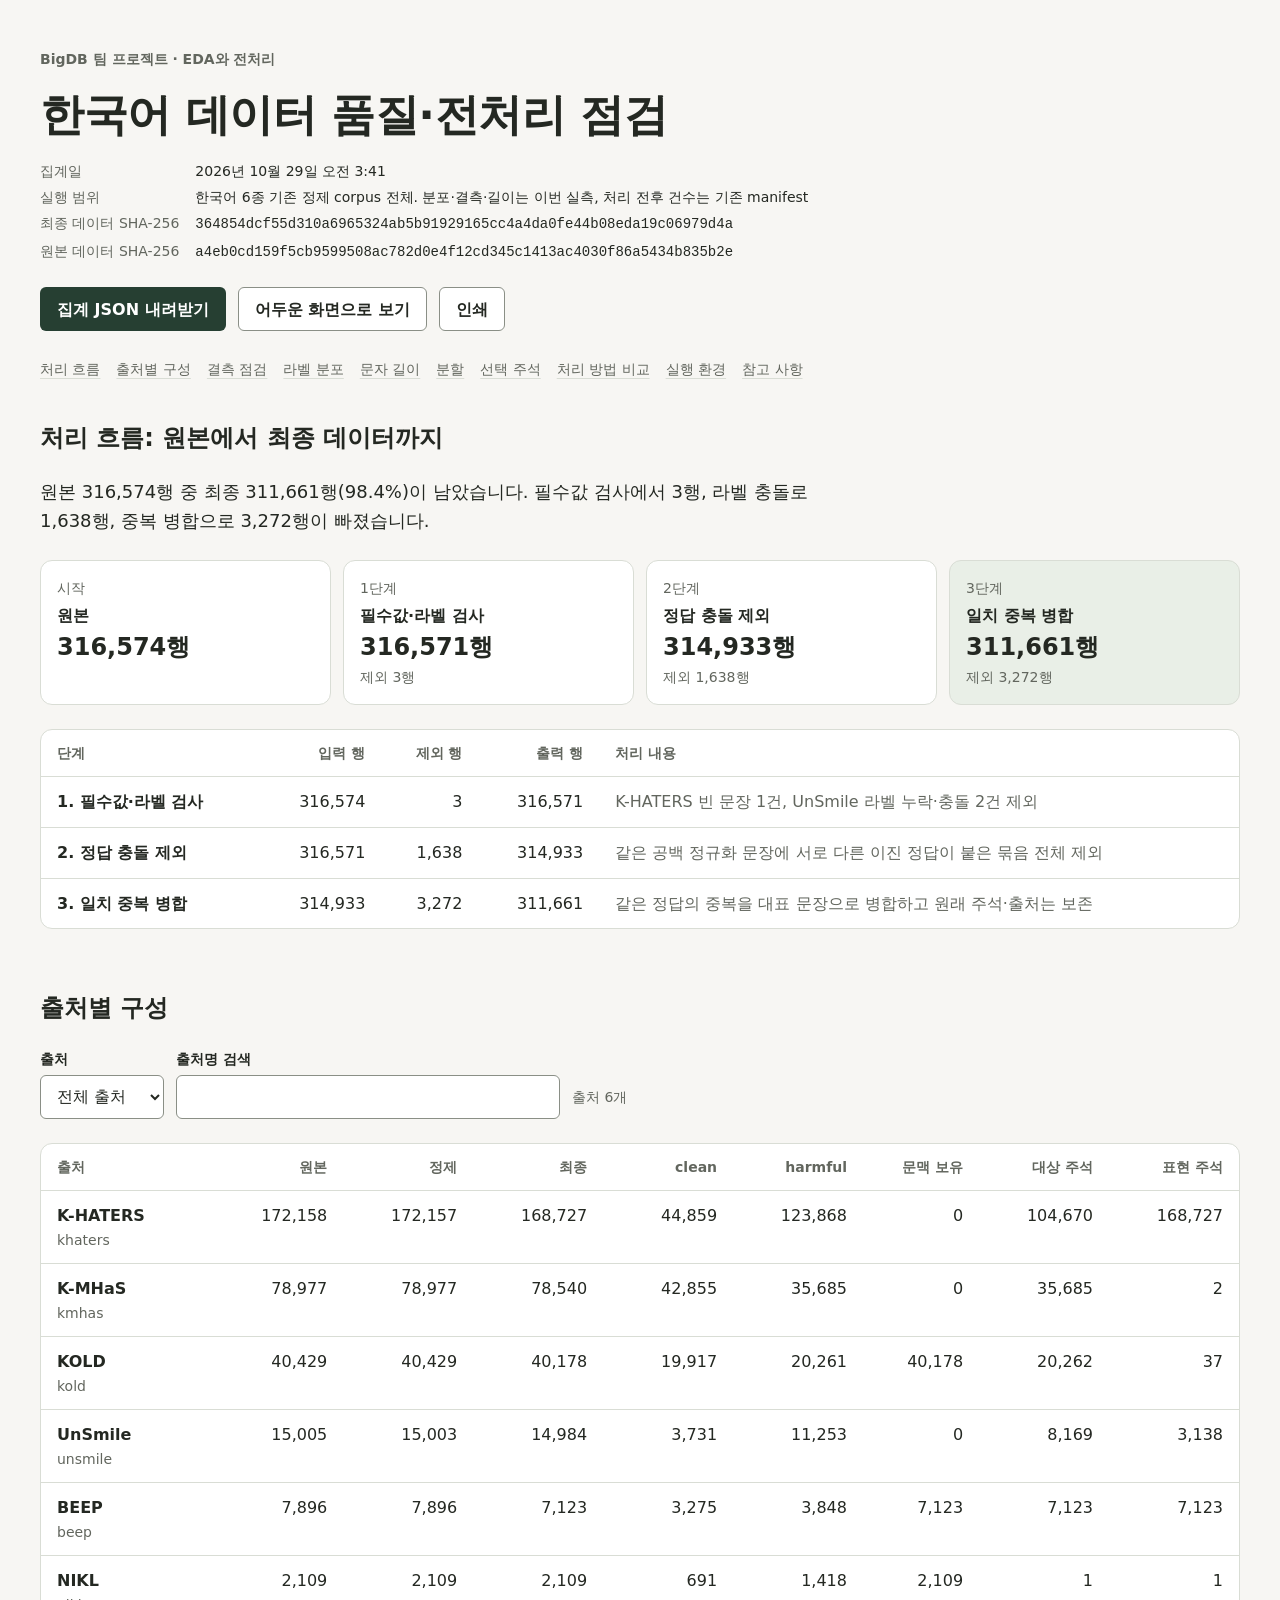
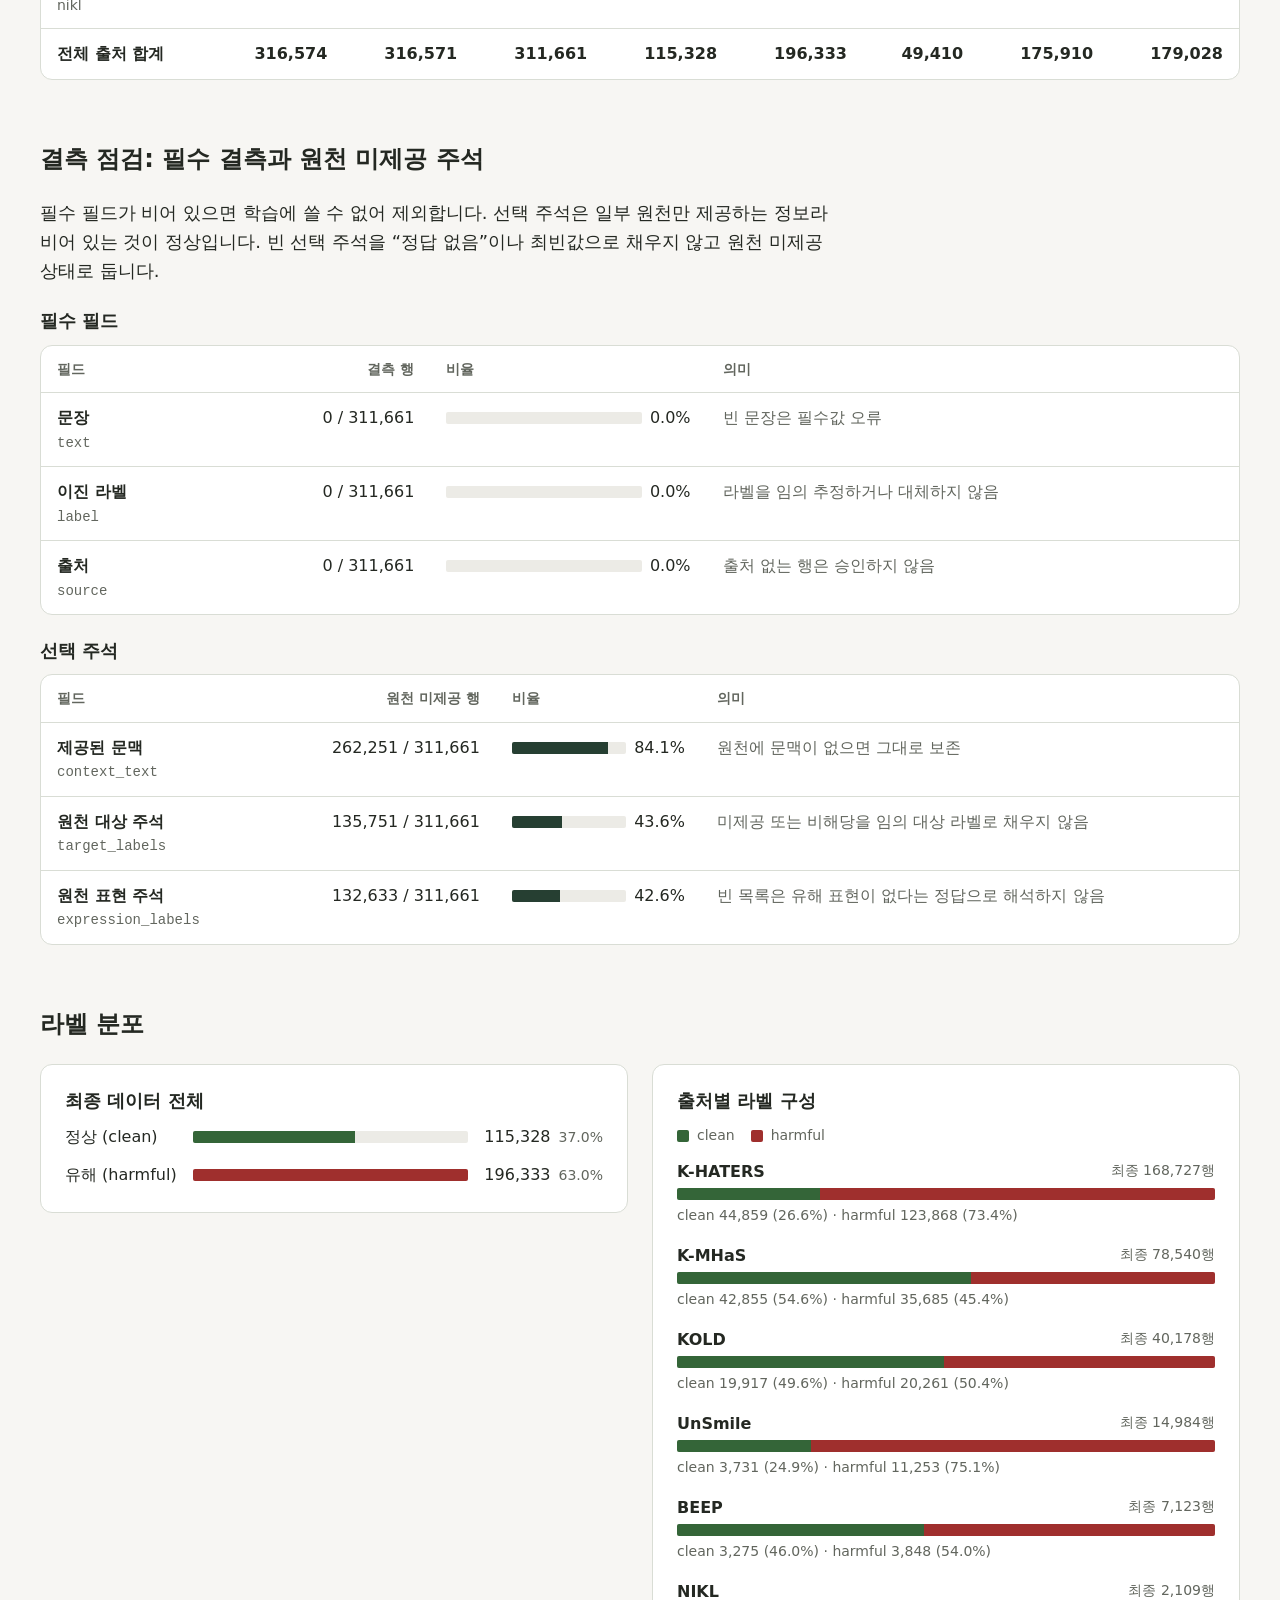
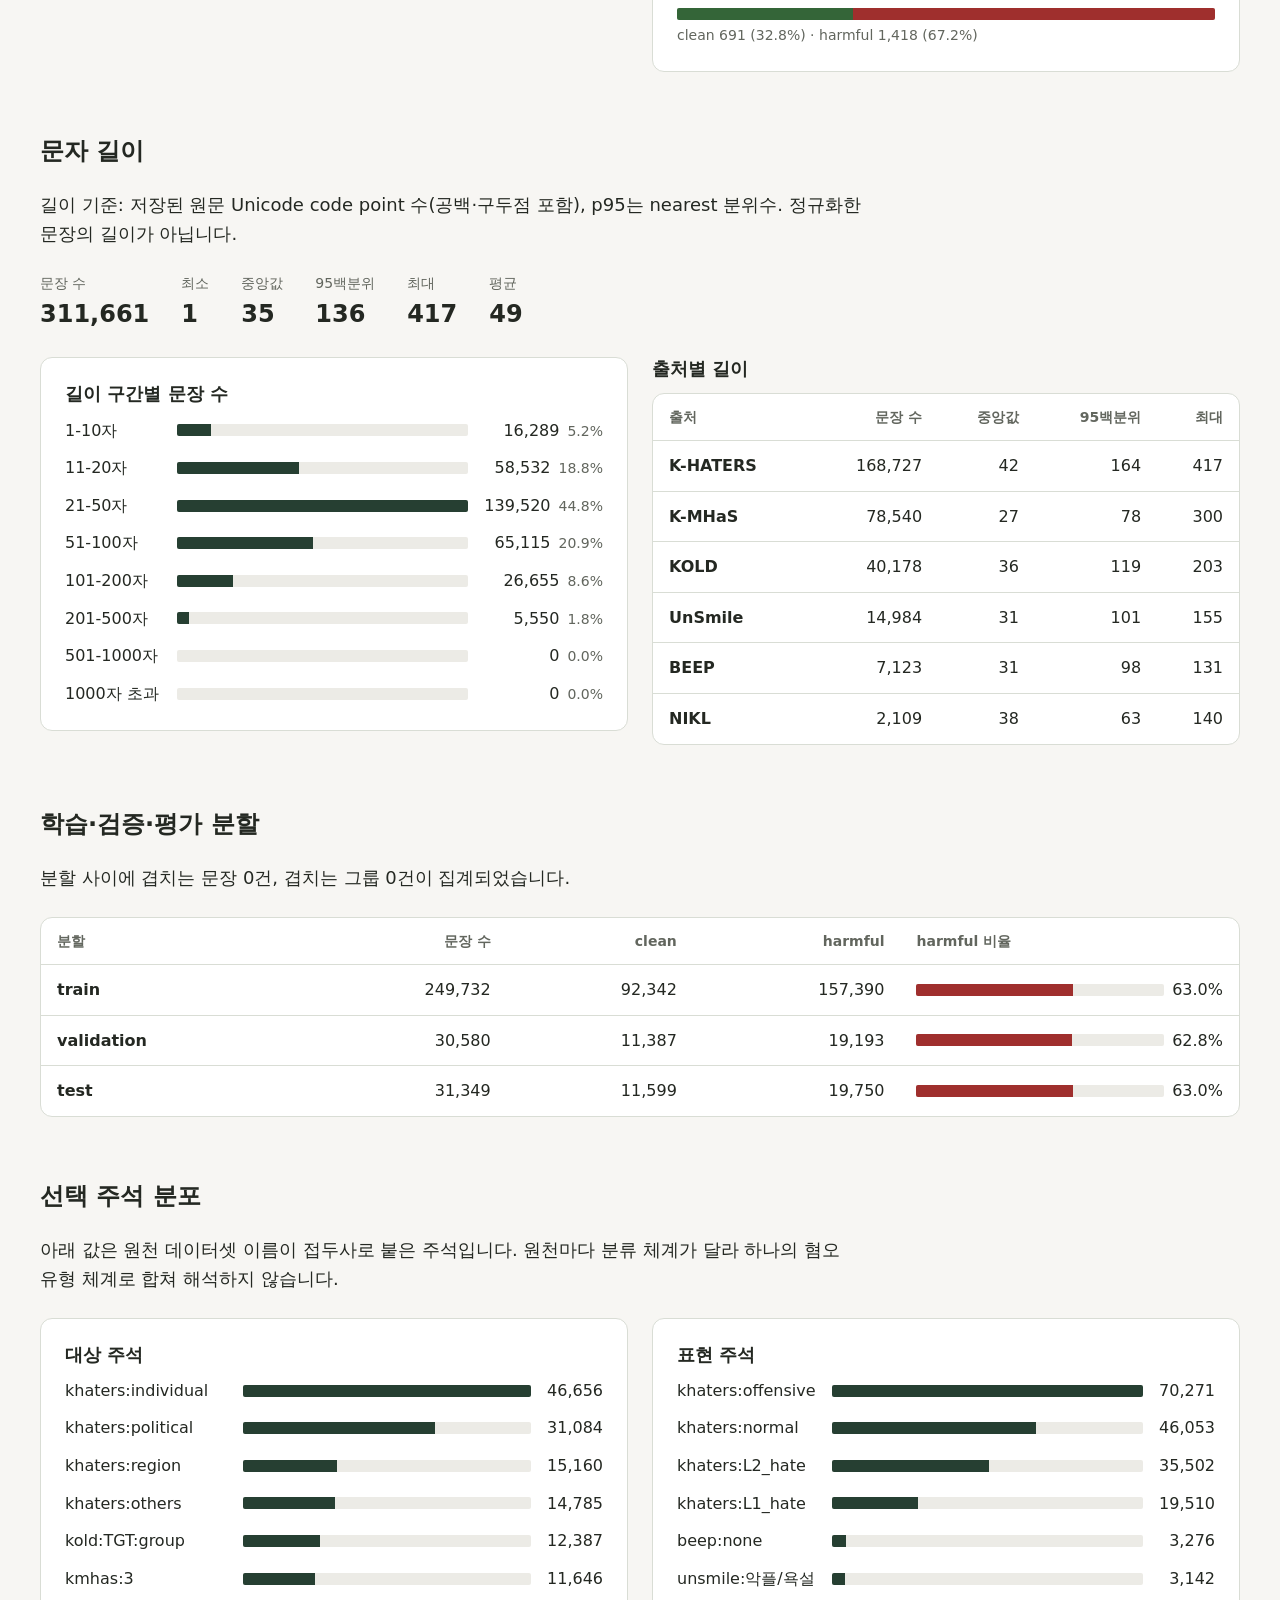
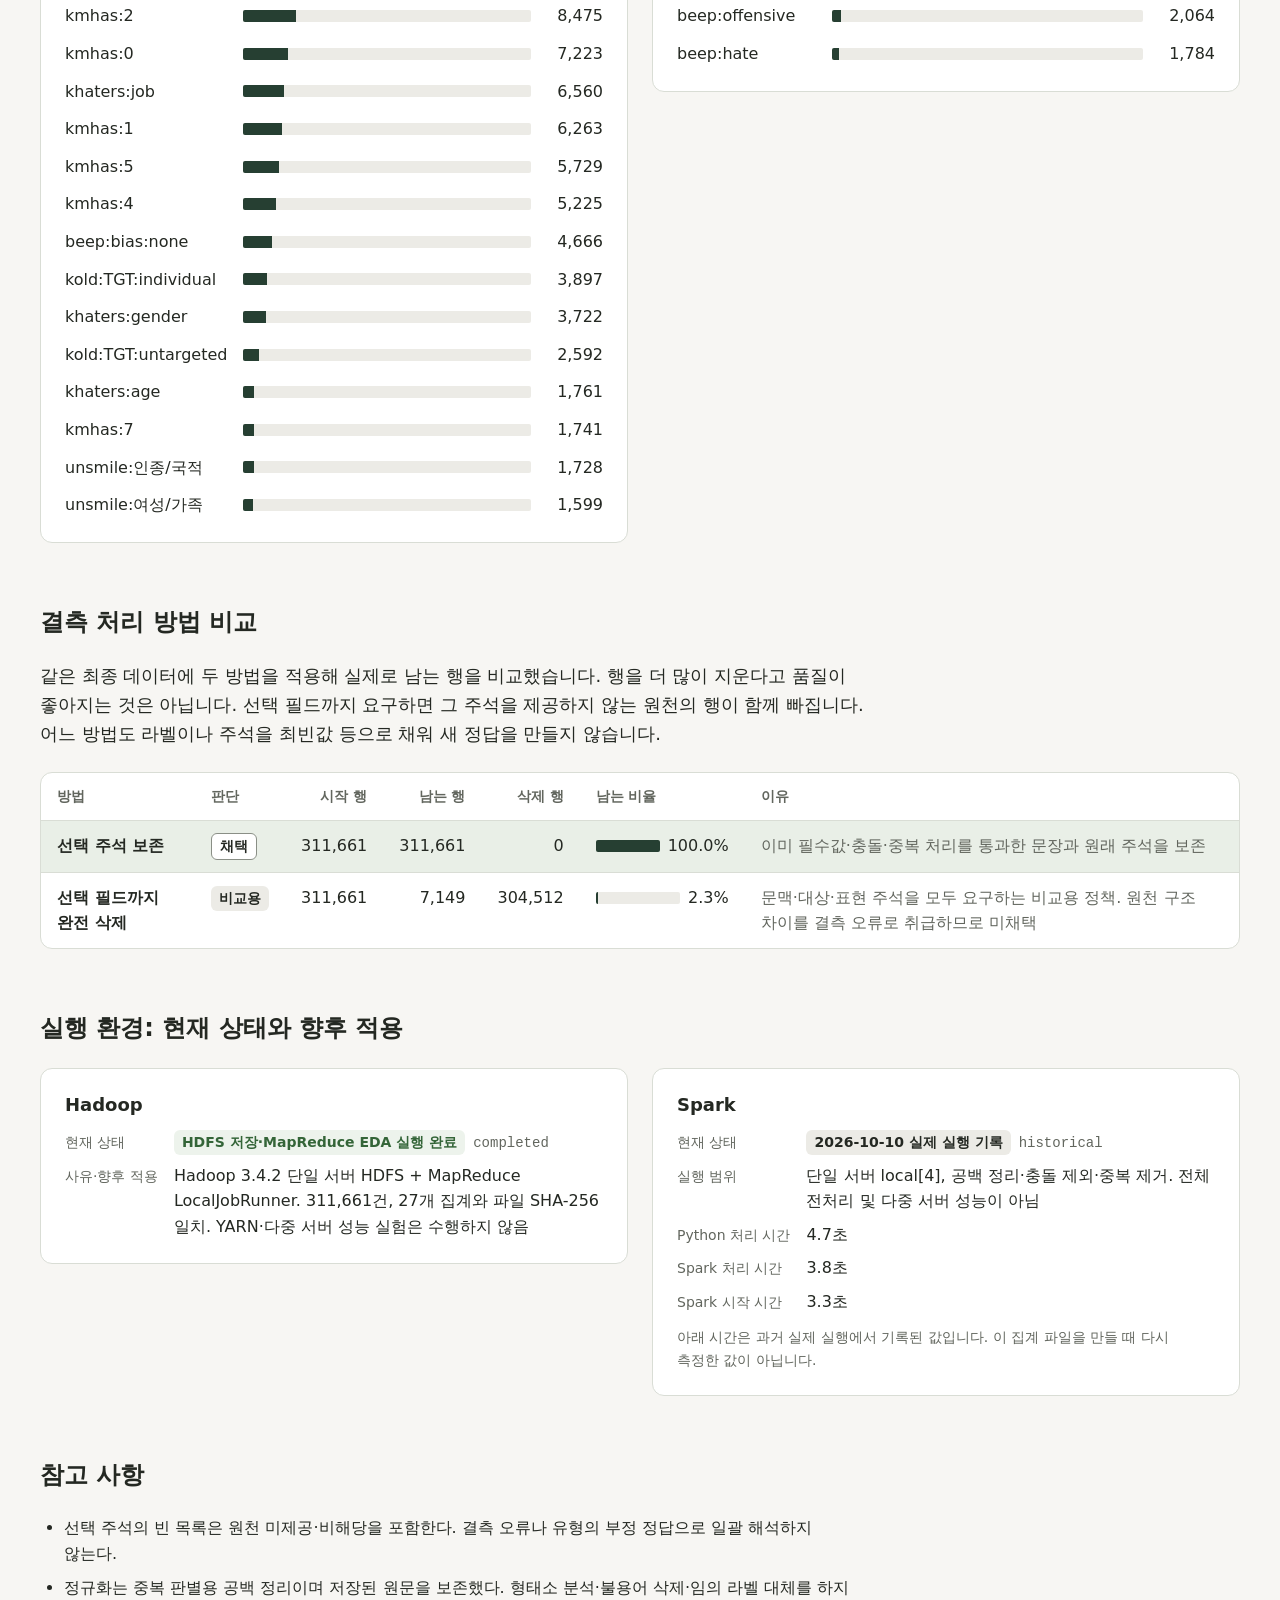
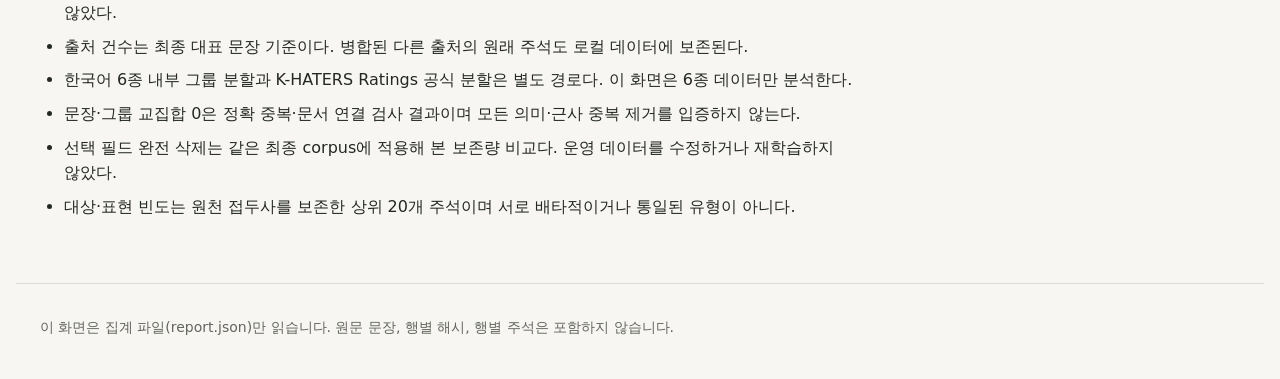
<file: eda_dashboard/index.html>
<!doctype html>
<html lang="ko">
<head>
  <meta charset="utf-8">
  <meta name="viewport" content="width=device-width, initial-scale=1">
  <meta name="color-scheme" content="light dark">
  <meta name="description" content="BigDB 한국어 혐오 표현 데이터의 결측·중복·라벨 충돌 처리와 분포를 집계 JSON으로 설명하는 발표용 화면">
  <title>한국어 데이터 품질·전처리 점검</title>
  <link rel="stylesheet" href="styles.css">
  <link rel="modulepreload" href="format.js">
  <link rel="modulepreload" href="dom.js">
  <link rel="modulepreload" href="contract.js">
  <link rel="modulepreload" href="render-quality.js">
  <link rel="modulepreload" href="render-distribution.js">
  <script type="module" src="app.js"></script>
</head>
<body>
  <a class="skip-link" href="#main">본문으로 건너뛰기</a>

  <header class="page page-header">
    <p class="eyebrow">BigDB 팀 프로젝트 · EDA와 전처리</p>
    <h1>한국어 데이터 품질·전처리 점검</h1>
    <div id="meta" class="meta">
      <p class="muted">집계 정보를 불러오는 중입니다.</p>
    </div>
    <div class="cluster actions">
      <a id="download" class="btn btn-primary" aria-disabled="true">집계 JSON 내려받기</a>
      <button id="theme-toggle" class="btn btn-secondary" type="button">어두운 화면으로 보기</button>
      <button id="print" class="btn btn-secondary" type="button">인쇄</button>
    </div>
    <nav id="toc" class="toc" aria-label="섹션 목차" hidden>
      <ol class="cluster">
        <li><a href="#pipeline">처리 흐름</a></li>
        <li><a href="#sources">출처별 구성</a></li>
        <li><a href="#missing">결측 점검</a></li>
        <li><a href="#labels">라벨 분포</a></li>
        <li><a href="#length">문자 길이</a></li>
        <li><a href="#splits">분할</a></li>
        <li><a href="#annotations">선택 주석</a></li>
        <li><a href="#methods">처리 방법 비교</a></li>
        <li><a href="#runtime">실행 환경</a></li>
        <li><a href="#notes">참고 사항</a></li>
      </ol>
    </nav>
  </header>

  <main id="main" class="page" aria-busy="true">
    <div id="status" class="panel status-panel">
      <p id="status-text" role="status" aria-live="polite">집계를 불러오는 중입니다.</p>
      <button id="retry" class="btn btn-secondary" type="button" hidden>다시 시도</button>
    </div>

    <div id="report" class="stack report" hidden>
      <section id="pipeline" class="stack section" aria-labelledby="pipeline-title">
        <h2 id="pipeline-title">처리 흐름: 원본에서 최종 데이터까지</h2>
        <p id="pipeline-lead" class="lead"></p>
        <ol id="pipeline-flow" class="flow"></ol>
        <div class="panel table-panel">
          <table class="data-table">
            <caption class="sr-only">전처리 단계별 입력, 제외, 출력 행 수</caption>
            <thead>
              <tr>
                <th scope="col">단계</th>
                <th scope="col" class="num">입력 행</th>
                <th scope="col" class="num">제외 행</th>
                <th scope="col" class="num">출력 행</th>
                <th scope="col">처리 내용</th>
              </tr>
            </thead>
            <tbody id="pipeline-rows"></tbody>
          </table>
        </div>
      </section>

      <section id="sources" class="stack section" aria-labelledby="sources-title">
        <h2 id="sources-title">출처별 구성</h2>
        <form id="source-filters" class="cluster filters" role="search" aria-label="출처 표 필터">
          <div class="field">
            <label for="source-filter">출처</label>
            <select id="source-filter">
              <option value="">전체 출처</option>
            </select>
          </div>
          <div class="field field-grow">
            <label for="source-search">출처명 검색</label>
            <input id="source-search" type="search" autocomplete="off" spellcheck="false">
          </div>
          <p id="source-count" class="field-note muted" aria-live="polite"></p>
        </form>
        <div class="panel table-panel">
          <table class="data-table">
            <caption class="sr-only">출처별 원본, 정제, 최종 행과 라벨, 문맥·주석 보유 행</caption>
            <thead>
              <tr>
                <th scope="col">출처</th>
                <th scope="col" class="num">원본</th>
                <th scope="col" class="num">정제</th>
                <th scope="col" class="num">최종</th>
                <th scope="col" class="num">clean</th>
                <th scope="col" class="num">harmful</th>
                <th scope="col" class="num">문맥 보유</th>
                <th scope="col" class="num">대상 주석</th>
                <th scope="col" class="num">표현 주석</th>
              </tr>
            </thead>
            <tbody id="source-rows"></tbody>
            <tfoot id="source-total"></tfoot>
          </table>
        </div>
      </section>

      <section id="missing" class="stack section" aria-labelledby="missing-title">
        <h2 id="missing-title">결측 점검: 필수 결측과 원천 미제공 주석</h2>
        <p class="lead">필수 필드가 비어 있으면 학습에 쓸 수 없어 제외합니다. 선택 주석은 일부 원천만 제공하는 정보라 비어 있는 것이 정상입니다. 빈 선택 주석을 “정답 없음”이나 최빈값으로 채우지 않고 원천 미제공 상태로 둡니다.</p>
        <div class="switcher">
          <div class="stack-sm">
            <h3>필수 필드</h3>
            <div class="panel table-panel">
              <table class="data-table">
                <caption class="sr-only">필수 필드별 결측 행과 비율</caption>
                <thead>
                  <tr>
                    <th scope="col">필드</th>
                    <th scope="col" class="num">결측 행</th>
                    <th scope="col">비율</th>
                    <th scope="col">의미</th>
                  </tr>
                </thead>
                <tbody id="missing-required"></tbody>
              </table>
            </div>
          </div>
          <div class="stack-sm">
            <h3>선택 주석</h3>
            <div class="panel table-panel">
              <table class="data-table">
                <caption class="sr-only">선택 주석 필드별 원천 미제공 행과 비율</caption>
                <thead>
                  <tr>
                    <th scope="col">필드</th>
                    <th scope="col" class="num">원천 미제공 행</th>
                    <th scope="col">비율</th>
                    <th scope="col">의미</th>
                  </tr>
                </thead>
                <tbody id="missing-optional"></tbody>
              </table>
            </div>
          </div>
        </div>
      </section>

      <section id="labels" class="stack section" aria-labelledby="labels-title">
        <h2 id="labels-title">라벨 분포</h2>
        <div class="switcher">
          <div class="panel stack-sm">
            <h3>최종 데이터 전체</h3>
            <ul id="label-bars" class="bar-list"></ul>
          </div>
          <div class="panel stack-sm">
            <h3>출처별 라벨 구성</h3>
            <p class="legend muted"><span class="swatch swatch-clean" aria-hidden="true"></span>clean <span class="swatch swatch-harmful" aria-hidden="true"></span>harmful</p>
            <ul id="label-by-source" class="stack-list"></ul>
          </div>
        </div>
      </section>

      <section id="length" class="stack section" aria-labelledby="length-title">
        <h2 id="length-title">문자 길이</h2>
        <p id="length-lead" class="lead"></p>
        <dl id="length-stats" class="stat-list"></dl>
        <div class="switcher">
          <div class="panel stack-sm">
            <h3>길이 구간별 문장 수</h3>
            <ul id="length-hist" class="bar-list"></ul>
          </div>
          <div class="stack-sm">
            <h3>출처별 길이</h3>
            <div class="panel table-panel">
              <table class="data-table">
                <caption class="sr-only">출처별 문장 수와 문자 길이 중앙값, 95백분위, 최대</caption>
                <thead>
                  <tr>
                    <th scope="col">출처</th>
                    <th scope="col" class="num">문장 수</th>
                    <th scope="col" class="num">중앙값</th>
                    <th scope="col" class="num">95백분위</th>
                    <th scope="col" class="num">최대</th>
                  </tr>
                </thead>
                <tbody id="length-by-source"></tbody>
              </table>
            </div>
          </div>
        </div>
      </section>

      <section id="splits" class="stack section" aria-labelledby="splits-title">
        <h2 id="splits-title">학습·검증·평가 분할</h2>
        <p id="splits-lead" class="lead"></p>
        <div class="panel table-panel">
          <table class="data-table">
            <caption class="sr-only">분할별 문장 수와 라벨 구성</caption>
            <thead>
              <tr>
                <th scope="col">분할</th>
                <th scope="col" class="num">문장 수</th>
                <th scope="col" class="num">clean</th>
                <th scope="col" class="num">harmful</th>
                <th scope="col">harmful 비율</th>
              </tr>
            </thead>
            <tbody id="split-rows"></tbody>
          </table>
        </div>
      </section>

      <section id="annotations" class="stack section" aria-labelledby="annotations-title">
        <h2 id="annotations-title">선택 주석 분포</h2>
        <p class="lead">아래 값은 원천 데이터셋 이름이 접두사로 붙은 주석입니다. 원천마다 분류 체계가 달라 하나의 혐오 유형 체계로 합쳐 해석하지 않습니다.</p>
        <div class="switcher">
          <div class="panel stack-sm">
            <h3>대상 주석</h3>
            <ul id="target-bars" class="bar-list"></ul>
          </div>
          <div class="panel stack-sm">
            <h3>표현 주석</h3>
            <ul id="expression-bars" class="bar-list"></ul>
          </div>
        </div>
      </section>

      <section id="methods" class="stack section" aria-labelledby="methods-title">
        <h2 id="methods-title">결측 처리 방법 비교</h2>
        <p class="lead">같은 최종 데이터에 두 방법을 적용해 실제로 남는 행을 비교했습니다. 행을 더 많이 지운다고 품질이 좋아지는 것은 아닙니다. 선택 필드까지 요구하면 그 주석을 제공하지 않는 원천의 행이 함께 빠집니다. 어느 방법도 라벨이나 주석을 최빈값 등으로 채워 새 정답을 만들지 않습니다.</p>
        <div class="panel table-panel">
          <table class="data-table">
            <caption class="sr-only">결측 처리 방법별 시작, 남는, 삭제 행과 판단 이유</caption>
            <thead>
              <tr>
                <th scope="col">방법</th>
                <th scope="col">판단</th>
                <th scope="col" class="num">시작 행</th>
                <th scope="col" class="num">남는 행</th>
                <th scope="col" class="num">삭제 행</th>
                <th scope="col">남는 비율</th>
                <th scope="col">이유</th>
              </tr>
            </thead>
            <tbody id="method-rows"></tbody>
          </table>
        </div>
      </section>

      <section id="runtime" class="stack section" aria-labelledby="runtime-title">
        <h2 id="runtime-title">실행 환경: 현재 상태와 향후 적용</h2>
        <div class="switcher">
          <div class="panel stack-sm">
            <h3>Hadoop</h3>
            <dl id="runtime-hadoop" class="kv"></dl>
          </div>
          <div class="panel stack-sm">
            <h3>Spark</h3>
            <dl id="runtime-spark" class="kv"></dl>
            <p class="muted small">아래 시간은 과거 실제 실행에서 기록된 값입니다. 이 집계 파일을 만들 때 다시 측정한 값이 아닙니다.</p>
          </div>
        </div>
      </section>

      <section id="notes" class="stack section" aria-labelledby="notes-title">
        <h2 id="notes-title">참고 사항</h2>
        <ul id="note-list" class="note-list"></ul>
      </section>
    </div>
  </main>

  <footer class="page page-footer">
    <p class="muted small">이 화면은 집계 파일(report.json)만 읽습니다. 원문 문장, 행별 해시, 행별 주석은 포함하지 않습니다.</p>
  </footer>
</body>
</html>
</file>
<file: eda_dashboard/styles.css>
/* 토큰: eda_dashboard/DESIGN.md §3 */
:root {
  color-scheme: light;
  --canvas: #f7f6f3;
  --surface: #ffffff;
  --ink: #242822;
  --muted: #62665e;
  --line: #d9ddd5;
  --accent: #263f32;
  --accent-ink: #ffffff;
  --accent-hover: #1b2e24;
  --accent-wash: #e9efe7;
  --track: #ecebe6;
  --control-line: #8a8f86;
  --harmful: #9f2f2d;
  --harmful-wash: #fdebec;
  --clean: #346538;
  --clean-wash: #edf3ec;
  --pending: #7a5200;
  --pending-wash: #fbf3db;
  --focus: #587a52;

  --font-sans: "Apple SD Gothic Neo", "Malgun Gothic", "Noto Sans CJK KR", "Noto Sans KR", system-ui, sans-serif;
  --font-mono: ui-monospace, "SFMono-Regular", Menlo, Consolas, monospace;

  --fs-14: 14px;
  --fs-16: 16px;
  --fs-18: 18px;
  --fs-24: 24px;
  --fs-32: 32px;
  --fs-44: 44px;
  --fs-body: var(--fs-16);
  --fs-secondary: var(--fs-14);

  --sp-4: 4px;
  --sp-8: 8px;
  --sp-12: 12px;
  --sp-16: 16px;
  --sp-24: 24px;
  --sp-32: 32px;
  --sp-48: 48px;
  --sp-64: 64px;

  --radius-panel: 12px;
  --radius-control: 6px;
  --control-height: 44px;
  --page-max: 1200px;
  --page-pad: var(--sp-24);
  --section-gap: var(--sp-64);
}

@media (prefers-color-scheme: dark) {
  :root:not([data-theme="light"]) {
    color-scheme: dark;
    --canvas: #171b18;
    --surface: #222823;
    --ink: #edf0e9;
    --muted: #b3bdaf;
    --line: #637160;
    --accent: #c1d5b6;
    --accent-ink: #192419;
    --accent-hover: #d3e3ca;
    --accent-wash: #2d3a2e;
    --track: #303830;
    --control-line: #8c9a88;
    --harmful: #ffb8b1;
    --harmful-wash: #512b2a;
    --clean: #cae5c0;
    --clean-wash: #2f4430;
    --pending: #f0d48a;
    --pending-wash: #423617;
  }
}

:root[data-theme="dark"] {
  color-scheme: dark;
  --canvas: #171b18;
  --surface: #222823;
  --ink: #edf0e9;
  --muted: #b3bdaf;
  --line: #637160;
  --accent: #c1d5b6;
  --accent-ink: #192419;
  --accent-hover: #d3e3ca;
  --accent-wash: #2d3a2e;
  --track: #303830;
  --control-line: #8c9a88;
  --harmful: #ffb8b1;
  --harmful-wash: #512b2a;
  --clean: #cae5c0;
  --clean-wash: #2f4430;
  --pending: #f0d48a;
  --pending-wash: #423617;
}

*,
*::before,
*::after {
  box-sizing: border-box;
}

html {
  -webkit-text-size-adjust: 100%;
  text-size-adjust: 100%;
}

body {
  margin: 0;
  background: var(--canvas);
  color: var(--ink);
  font-family: var(--font-sans);
  font-size: var(--fs-body);
  font-weight: 400;
  line-height: 1.6;
  word-break: keep-all;
  overflow-wrap: break-word;
}

h1,
h2,
h3,
p,
ul,
ol,
dl,
dd {
  margin: 0;
}

h1,
h2,
h3 {
  font-weight: 700;
  line-height: 1.3;
  text-wrap: balance;
}

h1 {
  font-size: var(--fs-44);
  letter-spacing: -0.01em;
}

h2 {
  font-size: var(--fs-24);
}

h3 {
  font-size: var(--fs-18);
}

a {
  color: inherit;
}

code,
.mono {
  font-family: var(--font-mono);
  font-size: var(--fs-secondary);
  overflow-wrap: anywhere;
  word-break: break-all;
}

[hidden] {
  display: none !important;
}

.sr-only {
  position: absolute;
  width: 1px;
  height: 1px;
  padding: 0;
  margin: -1px;
  overflow: hidden;
  clip: rect(0 0 0 0);
  white-space: nowrap;
  border: 0;
}

.muted {
  color: var(--muted);
}

.small {
  font-size: var(--fs-secondary);
}

:focus-visible {
  outline: 3px solid var(--focus);
  outline-offset: 2px;
}

/* 레이아웃 프리미티브 */
.page {
  width: 100%;
  max-width: calc(var(--page-max) + 2 * var(--page-pad));
  margin-inline: auto;
  padding-inline: var(--page-pad);
}

.stack {
  display: flex;
  flex-direction: column;
  gap: var(--sp-24);
}

.stack > *,
.stack-sm > *,
.switcher > *,
.cluster > * {
  min-width: 0;
}

.stack-sm {
  display: flex;
  flex-direction: column;
  gap: var(--sp-12);
}

.cluster {
  display: flex;
  flex-wrap: wrap;
  align-items: center;
  gap: var(--sp-12);
}

.switcher {
  display: grid;
  gap: var(--sp-24);
  grid-template-columns: repeat(auto-fit, minmax(min(32rem, 100%), 1fr));
  align-items: start;
}

#missing .switcher {
  grid-template-columns: minmax(0, 1fr);
}

.report {
  gap: var(--section-gap);
}

.section {
  scroll-margin-top: var(--sp-16);
}

.lead {
  max-width: 72ch;
  font-size: var(--fs-18);
}

.skip-link {
  position: absolute;
  left: var(--sp-16);
  top: calc(-1 * var(--sp-64));
  padding: var(--sp-8) var(--sp-16);
  background: var(--surface);
  color: var(--ink);
  border: 1px solid var(--line);
  border-radius: var(--radius-control);
  z-index: 1;
}

.skip-link:focus {
  top: var(--sp-16);
}

/* 머리 영역 */
.page-header {
  display: flex;
  flex-direction: column;
  gap: var(--sp-16);
  padding-block: var(--sp-48) var(--sp-32);
}

.eyebrow {
  color: var(--muted);
  font-size: var(--fs-secondary);
  font-weight: 600;
}

.meta {
  font-size: var(--fs-secondary);
}

.meta dl {
  display: grid;
  grid-template-columns: max-content minmax(0, 1fr);
  gap: var(--sp-4) var(--sp-16);
}

.meta dt {
  color: var(--muted);
}

.meta dd {
  min-width: 0;
}

.actions {
  padding-top: var(--sp-8);
}

.toc ol {
  list-style: none;
  padding: 0;
  gap: var(--sp-4) var(--sp-16);
  font-size: var(--fs-secondary);
}

.toc a {
  display: inline-flex;
  align-items: center;
  min-height: var(--control-height);
  color: var(--muted);
  text-decoration: underline;
  text-decoration-color: var(--line);
  text-underline-offset: 4px;
}

.toc a:hover {
  color: var(--ink);
  text-decoration-color: currentColor;
}

main.page {
  padding-bottom: var(--sp-64);
}

.page-footer {
  padding-block: var(--sp-32) var(--sp-48);
  border-top: 1px solid var(--line);
}

/* 버튼 */
.btn {
  display: inline-flex;
  align-items: center;
  justify-content: center;
  min-height: var(--control-height);
  padding: 0 var(--sp-16);
  border-radius: var(--radius-control);
  border: 1px solid transparent;
  font: inherit;
  font-size: var(--fs-16);
  font-weight: 600;
  line-height: 1.2;
  text-decoration: none;
  cursor: pointer;
}

.btn-primary {
  background: var(--accent);
  color: var(--accent-ink);
}

.btn-primary:hover,
.btn-primary:active {
  background: var(--accent-hover);
}

.btn-secondary {
  background: var(--surface);
  color: var(--ink);
  border-color: var(--control-line);
}

.btn-secondary:hover,
.btn-secondary:active {
  background: var(--track);
}

.btn[aria-disabled="true"],
.btn:disabled {
  opacity: 0.5;
  cursor: not-allowed;
}

.btn[aria-disabled="true"]:hover,
.btn:disabled:hover {
  background: var(--accent);
}

.btn-secondary[aria-disabled="true"]:hover,
.btn-secondary:disabled:hover {
  background: var(--surface);
}

/* 입력 */
.filters {
  align-items: flex-end;
}

.field {
  display: flex;
  flex-direction: column;
  gap: var(--sp-4);
  font-size: var(--fs-secondary);
  font-weight: 600;
}

.field-grow {
  flex: 1 1 16rem;
  max-width: 24rem;
}

.field select,
.field input {
  min-height: var(--control-height);
  padding: 0 var(--sp-12);
  border: 1px solid var(--control-line);
  border-radius: var(--radius-control);
  background: var(--surface);
  color: var(--ink);
  font: inherit;
  font-size: var(--fs-16);
  font-weight: 400;
  min-width: 0;
  width: 100%;
}

.field-note {
  font-size: var(--fs-secondary);
  min-height: var(--control-height);
  display: flex;
  align-items: center;
}

/* 패널 */
.panel {
  background: var(--surface);
  border: 1px solid var(--line);
  border-radius: var(--radius-panel);
  padding: var(--sp-24);
}

.table-panel {
  padding: 0;
  overflow: hidden;
}

.status-panel {
  display: flex;
  flex-wrap: wrap;
  align-items: center;
  gap: var(--sp-16);
}

.status-panel.is-error #status-text {
  color: var(--harmful);
  font-weight: 600;
}

/* 표 */
.data-table {
  width: 100%;
  border-collapse: collapse;
  font-size: var(--fs-16);
}

.data-table th,
.data-table td {
  padding: var(--sp-12) var(--sp-16);
  text-align: left;
  vertical-align: top;
  border-bottom: 1px solid var(--line);
}

.data-table thead th {
  font-size: var(--fs-secondary);
  font-weight: 600;
  color: var(--muted);
  white-space: nowrap;
}

.data-table tbody tr:last-child > * {
  border-bottom: 0;
}

.data-table tfoot th,
.data-table tfoot td {
  border-top: 1px solid var(--line);
  border-bottom: 0;
  font-weight: 700;
}

.data-table .num {
  text-align: right;
  font-variant-numeric: tabular-nums;
  white-space: nowrap;
}

.data-table .desc {
  min-width: 14rem;
  color: var(--muted);
}

.data-table tr.is-selected > * {
  background: var(--accent-wash);
}

.data-table .row-title {
  font-weight: 600;
}

.data-table .row-sub {
  display: block;
  color: var(--muted);
  font-size: var(--fs-secondary);
  font-weight: 400;
}

.data-table .bar-cell {
  min-width: 10rem;
}

.empty-row td {
  text-align: left;
}

.empty-state {
  display: flex;
  flex-wrap: wrap;
  align-items: center;
  gap: var(--sp-12) var(--sp-16);
}

/* 막대 */
.bar {
  display: block;
  height: 12px;
  background: var(--track);
  border-radius: 2px;
  overflow: hidden;
  min-width: 0;
}

.bar > span {
  display: block;
  height: 100%;
  background: var(--accent);
}

.bar > span.tone-clean {
  background: var(--clean);
}

.bar > span.tone-harmful {
  background: var(--harmful);
}

.stack-bar {
  display: flex;
}

.bar-inline {
  display: grid;
  grid-template-columns: minmax(4rem, 1fr) auto;
  align-items: center;
  gap: var(--sp-8);
  font-variant-numeric: tabular-nums;
  white-space: nowrap;
}

.bar-list {
  list-style: none;
  padding: 0;
  display: grid;
  grid-template-columns: minmax(6rem, max-content) minmax(4rem, 1fr) max-content;
  gap: var(--sp-12) var(--sp-16);
  align-items: center;
}

.bar-list li {
  display: grid;
  grid-column: 1 / -1;
  grid-template-columns: subgrid;
  align-items: center;
  gap: inherit;
}

.bar-list .bar-label {
  min-width: 0;
  overflow-wrap: anywhere;
}

.bar-list .bar-value {
  text-align: right;
  font-variant-numeric: tabular-nums;
  white-space: nowrap;
}

.bar-list .bar-value small {
  color: var(--muted);
  font-size: var(--fs-secondary);
  margin-left: var(--sp-8);
}

.bar-list .empty {
  grid-column: 1 / -1;
  color: var(--muted);
}

.stack-list {
  list-style: none;
  padding: 0;
  display: flex;
  flex-direction: column;
  gap: var(--sp-16);
}

.stack-list li {
  display: flex;
  flex-direction: column;
  gap: var(--sp-4);
}

.stack-list .stack-head {
  display: flex;
  flex-wrap: wrap;
  justify-content: space-between;
  gap: var(--sp-4) var(--sp-12);
}

.stack-list .stack-detail {
  font-size: var(--fs-secondary);
  color: var(--muted);
  font-variant-numeric: tabular-nums;
}

.legend {
  font-size: var(--fs-secondary);
  display: flex;
  flex-wrap: wrap;
  align-items: center;
  gap: var(--sp-8);
}

.swatch {
  display: inline-block;
  width: 12px;
  height: 12px;
  border-radius: 2px;
}

.swatch-clean {
  background: var(--clean);
}

.swatch-harmful {
  background: var(--harmful);
  margin-left: var(--sp-8);
}

/* 처리 흐름 */
.flow {
  list-style: none;
  padding: 0;
  display: grid;
  gap: var(--sp-12);
  grid-template-columns: repeat(auto-fit, minmax(min(12rem, 100%), 1fr));
  counter-reset: step;
}

.flow li {
  display: flex;
  flex-direction: column;
  gap: var(--sp-4);
  padding: var(--sp-16);
  background: var(--surface);
  border: 1px solid var(--line);
  border-radius: var(--radius-panel);
}

.flow .flow-step {
  font-size: var(--fs-secondary);
  color: var(--muted);
}

.flow .flow-name {
  font-weight: 700;
}

.flow .flow-rows {
  font-size: var(--fs-24);
  font-weight: 700;
  font-variant-numeric: tabular-nums;
  line-height: 1.2;
}

.flow .flow-removed {
  font-size: var(--fs-secondary);
  color: var(--muted);
  font-variant-numeric: tabular-nums;
}

.flow li.is-final {
  background: var(--accent-wash);
}

/* 정의 목록 */
.stat-list {
  display: flex;
  flex-wrap: wrap;
  gap: var(--sp-12) var(--sp-32);
}

.stat-list div {
  display: flex;
  flex-direction: column;
}

.stat-list dt {
  font-size: var(--fs-secondary);
  color: var(--muted);
}

.stat-list dd {
  font-size: var(--fs-24);
  font-weight: 700;
  font-variant-numeric: tabular-nums;
}

.kv {
  display: grid;
  grid-template-columns: max-content minmax(0, 1fr);
  gap: var(--sp-8) var(--sp-16);
}

.kv dt {
  color: var(--muted);
  font-size: var(--fs-secondary);
  padding-top: 2px;
}

.kv dd {
  min-width: 0;
  font-variant-numeric: tabular-nums;
}

/* 상태 표시: 값이 있는 상태에만 사용 */
.chip {
  display: inline-flex;
  align-items: center;
  padding: 2px var(--sp-8);
  border-radius: var(--radius-control);
  font-size: var(--fs-14);
  font-weight: 600;
  line-height: 1.5;
  white-space: nowrap;
  background: var(--track);
  color: var(--ink);
}

.chip.tone-done {
  background: var(--clean-wash);
  color: var(--clean);
}

.chip.tone-pending {
  background: var(--pending-wash);
  color: var(--pending);
}

.chip.tone-selected {
  background: var(--surface);
  color: var(--ink);
  border: 1px solid var(--control-line);
}

.status-raw {
  margin-left: var(--sp-8);
  color: var(--muted);
}

.note-list {
  max-width: 80ch;
  padding-left: var(--sp-24);
  display: flex;
  flex-direction: column;
  gap: var(--sp-8);
}

/* 1440·1920은 같은 1200px 폭을 사용 */
@media (max-width: 800px) {
  :root {
    --page-pad: var(--sp-16);
    --section-gap: var(--sp-48);
    --fs-body: 17px;
    --fs-secondary: 15px;
  }

  h1 {
    font-size: var(--fs-32);
  }

  .lead {
    font-size: var(--fs-body);
  }

  .page-header {
    padding-block: var(--sp-32) var(--sp-24);
  }

  .panel {
    padding: var(--sp-16);
  }

  .table-panel {
    padding: 0;
  }
}

/* 좁은 화면: 표를 행 단위로 쌓아 가로 스크롤을 없앤다 */
@media (max-width: 640px) {
  .data-table thead {
    position: absolute;
    width: 1px;
    height: 1px;
    overflow: hidden;
    clip: rect(0 0 0 0);
  }

  .data-table,
  .data-table tbody,
  .data-table tfoot,
  .data-table tr {
    display: block;
  }

  .data-table tr {
    padding: var(--sp-12) var(--sp-16);
    border-bottom: 1px solid var(--line);
  }

  .data-table tbody tr:last-child {
    border-bottom: 0;
  }

  .data-table tfoot tr {
    border-top: 1px solid var(--line);
    border-bottom: 0;
  }

  .data-table th,
  .data-table td {
    display: grid;
    grid-template-columns: minmax(6rem, 40%) minmax(0, 1fr);
    gap: var(--sp-12);
    padding: var(--sp-4) 0;
    border: 0;
    text-align: left;
  }

  .data-table tfoot th,
  .data-table tfoot td {
    border: 0;
  }

  .data-table [data-label]::before {
    content: attr(data-label);
    color: var(--muted);
    font-size: var(--fs-secondary);
    font-weight: 600;
  }

  .data-table .num {
    text-align: left;
  }

  .data-table th[scope="row"],
  .data-table .row-first {
    display: block;
    padding-bottom: var(--sp-8);
  }

  .data-table th[scope="row"]::before,
  .data-table .row-first::before {
    content: none;
  }

  .data-table .desc,
  .data-table .bar-cell {
    min-width: 0;
  }

  .empty-row td {
    display: block;
  }

  .bar-list {
    grid-template-columns: minmax(0, 1fr) max-content;
    gap: var(--sp-4) var(--sp-12);
  }

  .bar-list .bar-label {
    grid-column: 1 / -1;
  }

  .bar-list .bar-value small {
    display: block;
    margin-left: 0;
  }
}

/* 인쇄: 조작 요소를 숨기고 light 토큰으로 출력 */
@media print {
  :root,
  :root[data-theme="dark"],
  :root:not([data-theme="light"]) {
    color-scheme: light;
    --canvas: #ffffff;
    --surface: #ffffff;
    --ink: #242822;
    --muted: #62665e;
    --line: #d9ddd5;
    --accent: #263f32;
    --accent-ink: #ffffff;
    --accent-wash: #e9efe7;
    --track: #ecebe6;
    --control-line: #8a8f86;
    --harmful: #9f2f2d;
    --harmful-wash: #fdebec;
    --clean: #346538;
    --clean-wash: #edf3ec;
    --pending: #7a5200;
    --pending-wash: #fbf3db;
    --page-pad: 0px;
    --section-gap: var(--sp-32);
  }

  body {
    font-size: 11pt;
    print-color-adjust: exact;
    -webkit-print-color-adjust: exact;
  }

  .skip-link,
  .actions,
  .toc,
  .filters,
  .status-panel {
    display: none !important;
  }

  .page-header {
    padding-block: 0 var(--sp-16);
  }

  h1 {
    font-size: var(--fs-32);
  }

  h2,
  h3 {
    break-after: avoid;
  }

  .data-table thead {
    display: table-header-group;
  }

  .data-table tr,
  .bar-list li,
  .stack-list li,
  .flow li,
  .stat-list,
  .kv {
    break-inside: avoid;
  }

  .table-panel {
    overflow: visible;
  }
}
</file>
